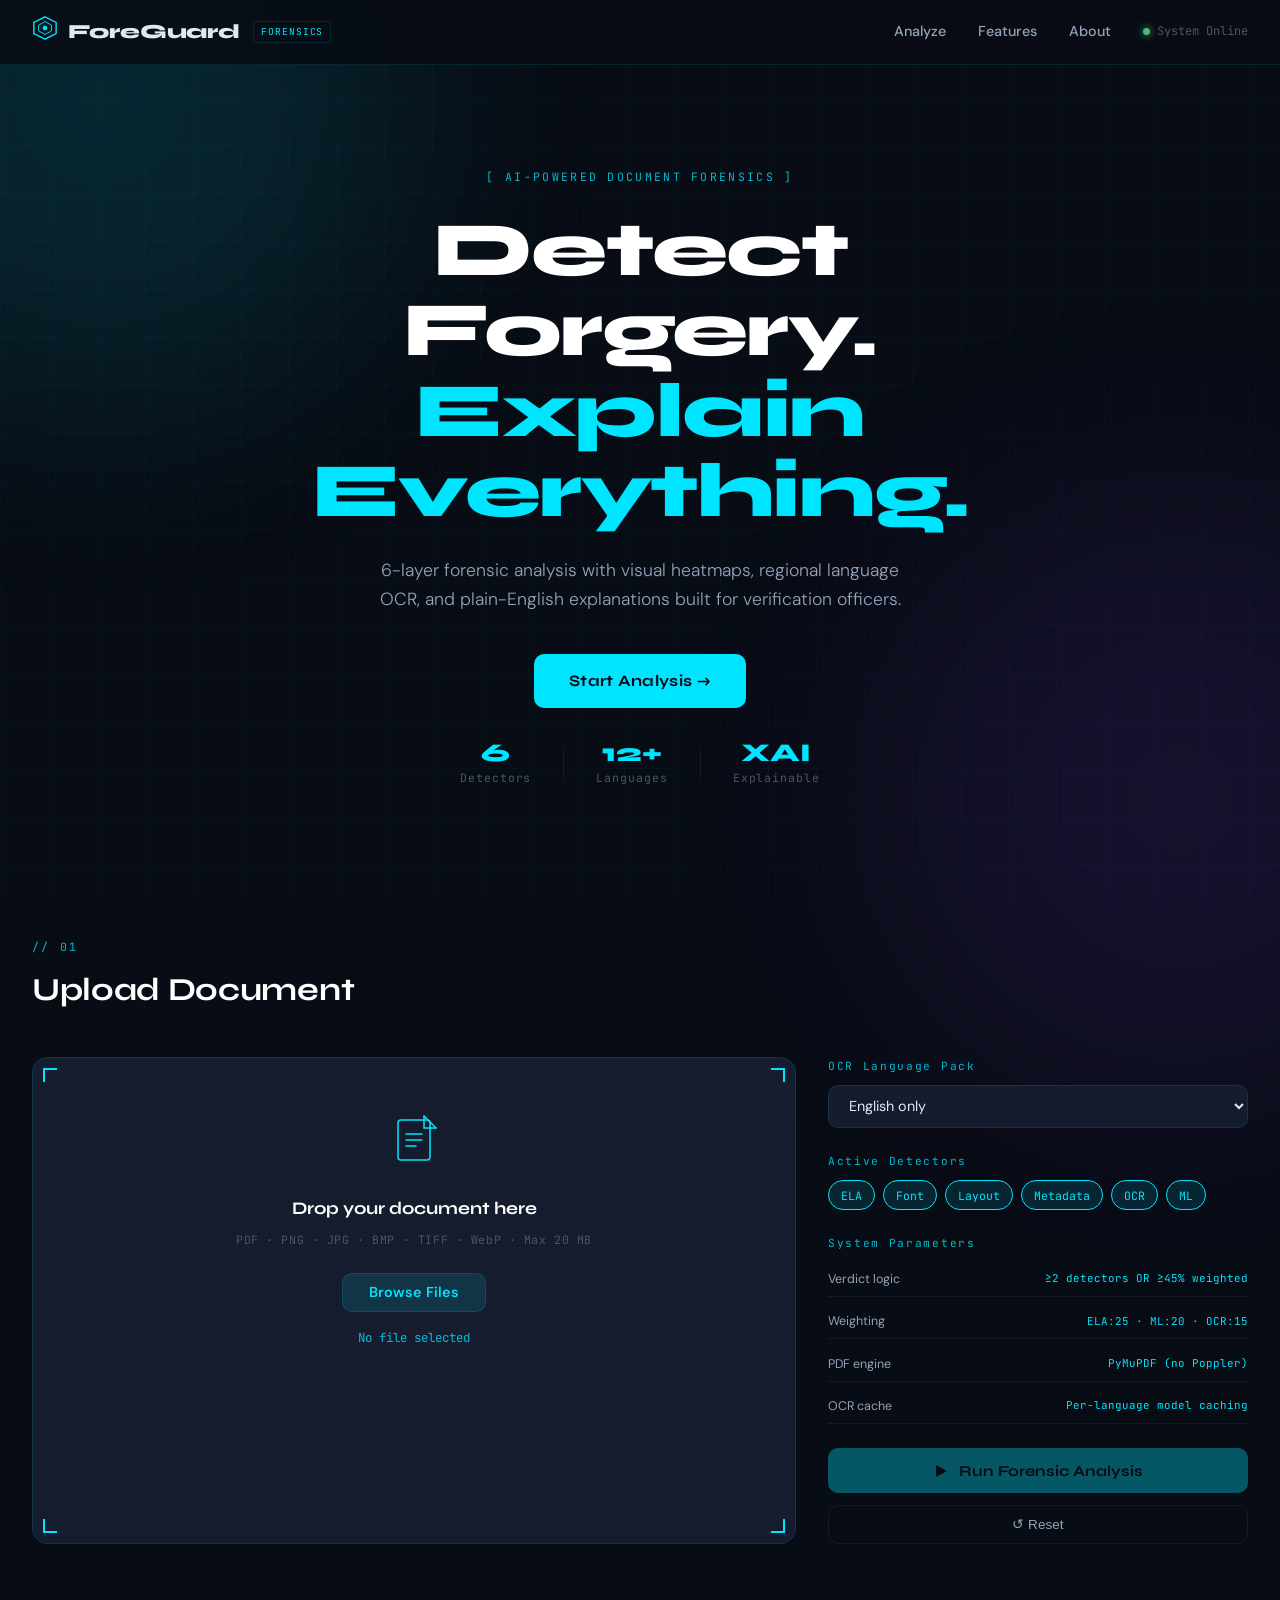
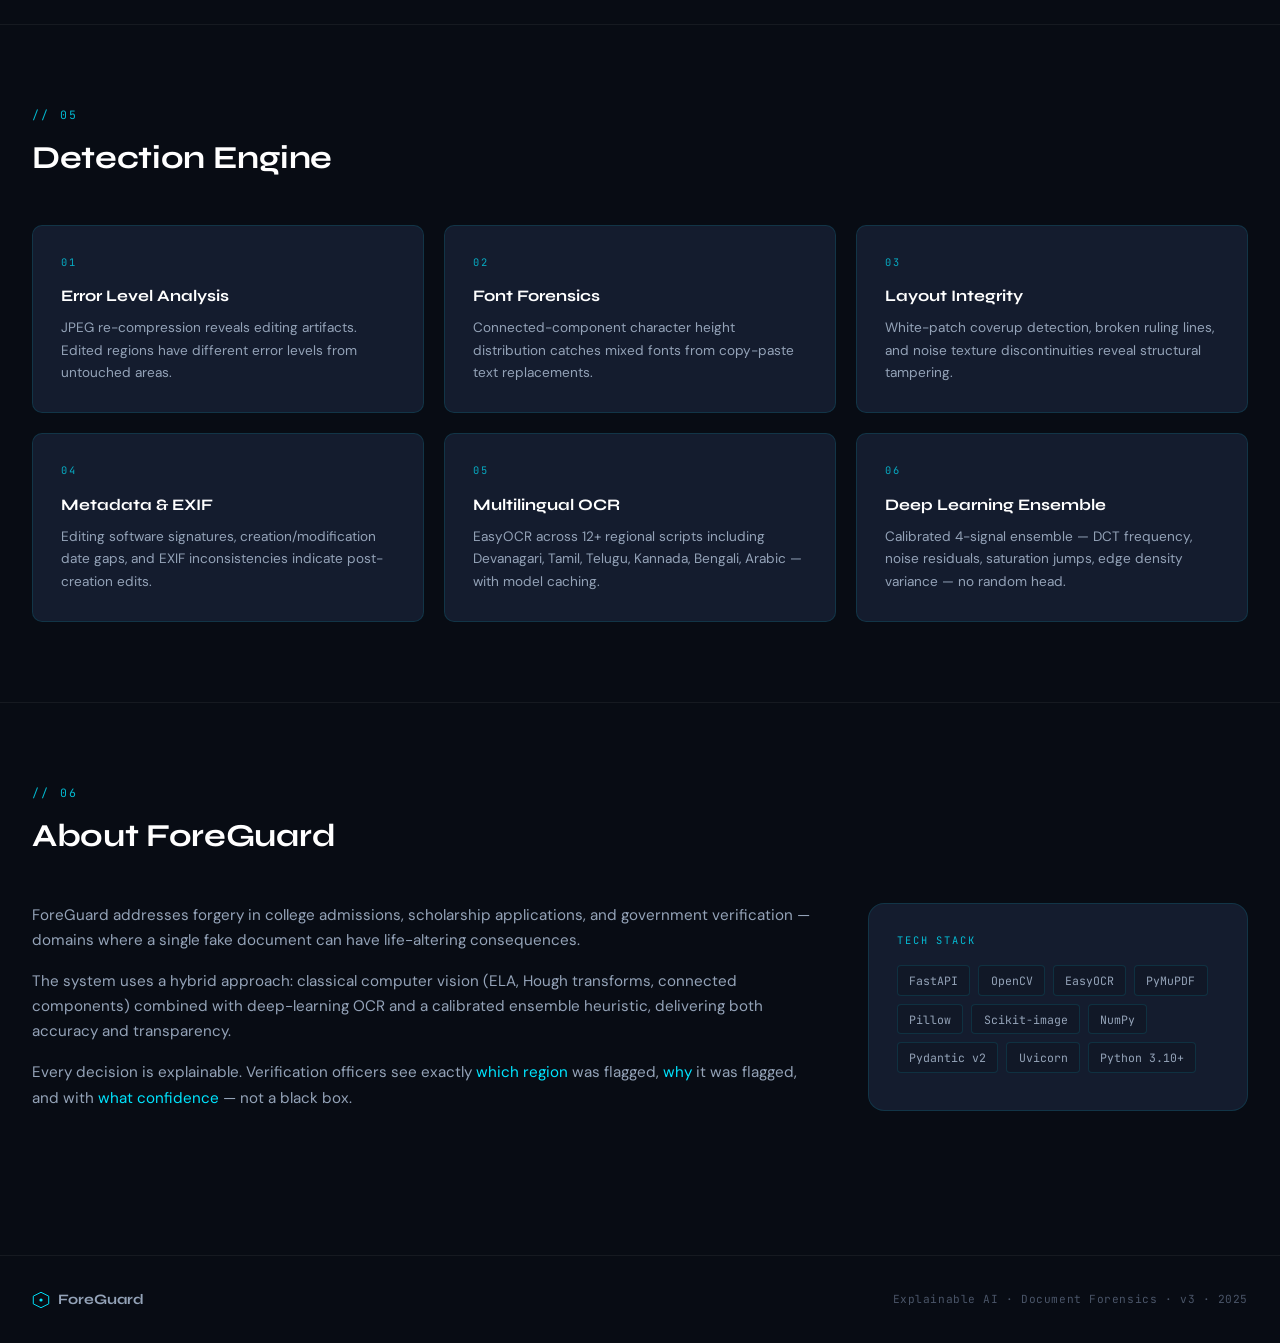
<file: frontend/index.html>
<!DOCTYPE html>
<html lang="en">
<head>
  <meta charset="UTF-8">
  <meta name="viewport" content="width=device-width, initial-scale=1.0">
  <title>ForeGuard v3 — AI Document Forensics</title>
  <link rel="preconnect" href="https://fonts.googleapis.com">
  <link href="https://fonts.googleapis.com/css2?family=Syne:wght@400;600;700;800&family=JetBrains+Mono:wght@300;400;500&family=DM+Sans:ital,wght@0,300;0,400;0,500;1,300&display=swap" rel="stylesheet">
  <link rel="stylesheet" href="css/styles.css">
</head>
<body>

<div class="bg-grid"></div>
<div class="bg-glow glow-1"></div>
<div class="bg-glow glow-2"></div>

<!-- Navbar -->
<nav class="navbar">
  <div class="nav-inner">
    <a href="#" class="logo">
      <div class="logo-mark">
        <svg width="26" height="26" viewBox="0 0 28 28" fill="none">
          <polygon points="14,2 26,8 26,20 14,26 2,20 2,8" stroke="#00e5ff" stroke-width="1.5" fill="none"/>
          <polygon points="14,7 21,11 21,17 14,21 7,17 7,11" stroke="#00e5ff" stroke-width="1" fill="rgba(0,229,255,0.07)"/>
          <circle cx="14" cy="14" r="2.5" fill="#00e5ff"/>
        </svg>
      </div>
      <span class="logo-name">ForeGuard</span>
      <span class="logo-tag">FORENSICS</span>
    </a>
    <div class="nav-links">
      <a href="#upload-section" class="nav-link">Analyze</a>
      <a href="#features" class="nav-link">Features</a>
      <a href="#about" class="nav-link">About</a>
      <div class="nav-status"><span class="status-dot"></span><span class="mono">System Online</span></div>
    </div>
  </div>
</nav>

<!-- Hero -->
<section class="hero" id="home">
  <div class="hero-inner">
    <div class="hero-eyebrow mono">[ AI-POWERED DOCUMENT FORENSICS ]</div>
    <h1 class="hero-title">
      Detect Forgery.<br>
      <span class="hero-accent">Explain Everything.</span>
    </h1>
    <p class="hero-sub">
      6-layer forensic analysis with visual heatmaps, regional language OCR,
      and plain-English explanations built for verification officers.
    </p>
    <div class="hero-cta">
      <a href="#upload-section" class="btn-hero">Start Analysis →</a>
      <div class="hero-stats">
        <div class="hstat"><span class="hstat-n">6</span><span class="hstat-l">Detectors</span></div>
        <div class="hstat-sep"></div>
        <div class="hstat"><span class="hstat-n">12+</span><span class="hstat-l">Languages</span></div>
        <div class="hstat-sep"></div>
        <div class="hstat"><span class="hstat-n">XAI</span><span class="hstat-l">Explainable</span></div>
      </div>
    </div>
  </div>
</section>

<!-- Upload -->
<section class="page-section" id="upload-section">
  <div class="section-header">
    <span class="sec-tag mono">// 01</span>
    <h2 class="sec-title">Upload Document</h2>
  </div>
  <div class="upload-grid">
    <div class="drop-zone" id="dropZone">
      <input type="file" id="fileInput" accept=".pdf,.png,.jpg,.jpeg,.bmp,.tiff,.webp" hidden>
      <div class="drop-icon-wrap">
        <svg width="52" height="52" viewBox="0 0 52 52" fill="none">
          <rect x="10" y="6" width="32" height="40" rx="3" stroke="#00e5ff" stroke-width="1.5" fill="none"/>
          <path d="M18 20h16M18 26h16M18 32h10" stroke="#00e5ff" stroke-width="1.5" stroke-linecap="round"/>
          <path d="M36 2v12h12" stroke="#00e5ff" stroke-width="1.5" stroke-linecap="round"/>
          <path d="M36 2l12 12" stroke="#00e5ff" stroke-width="1.5" stroke-linecap="round"/>
        </svg>
      </div>
      <div class="drop-title">Drop your document here</div>
      <div class="drop-formats mono">PDF · PNG · JPG · BMP · TIFF · WebP · Max 20 MB</div>
      <button class="btn-browse" id="uploadBtn">Browse Files</button>
      <div class="drop-filename" id="fileInfo">No file selected</div>
      <span class="corner-acc tl"></span>
      <span class="corner-acc tr"></span>
      <span class="corner-acc bl"></span>
      <span class="corner-acc br"></span>
    </div>

    <div class="config-panel">
      <div class="config-group">
        <label class="config-label mono">OCR Language Pack</label>
        <select id="langSelect" class="fg-select">
          <option value="en">English only</option>
          <option value="en,hi">English + Hindi (हिन्दी)</option>
          <option value="en,ta">English + Tamil (தமிழ்)</option>
          <option value="en,te">English + Telugu (తెలుగు)</option>
          <option value="en,kn">English + Kannada (ಕನ್ನಡ)</option>
          <option value="en,bn">English + Bengali (বাংলা)</option>
          <option value="en,gu">English + Gujarati (ગુજરાતી)</option>
          <option value="en,ar">English + Arabic (عربي)</option>
          <option value="en,hi,ta">English + Hindi + Tamil</option>
        </select>
      </div>

      <div class="config-group">
        <label class="config-label mono">Active Detectors</label>
        <div class="det-pills">
          <span class="dpill active">ELA</span>
          <span class="dpill active">Font</span>
          <span class="dpill active">Layout</span>
          <span class="dpill active">Metadata</span>
          <span class="dpill active">OCR</span>
          <span class="dpill active">ML</span>
        </div>
      </div>

      <div class="config-group">
        <label class="config-label mono">System Parameters</label>
        <div class="param-list">
          <div class="param-row"><span>Verdict logic</span><span class="mono cyan">≥2 detectors OR ≥45% weighted</span></div>
          <div class="param-row"><span>Weighting</span><span class="mono cyan">ELA:25 · ML:20 · OCR:15</span></div>
          <div class="param-row"><span>PDF engine</span><span class="mono cyan">PyMuPDF (no Poppler)</span></div>
          <div class="param-row"><span>OCR cache</span><span class="mono cyan">Per-language model caching</span></div>
        </div>
      </div>

      <div class="config-actions">
        <button class="btn-run" id="analyzeBtn" disabled>
          <svg width="16" height="16" viewBox="0 0 16 16" fill="currentColor"><path d="M3 2l11 6-11 6V2z"/></svg>
          Run Forensic Analysis
        </button>
        <button class="btn-rst" id="resetBtn">↺ Reset</button>
      </div>
    </div>
  </div>
</section>

<!-- Loading Overlay -->
<div id="loadingOverlay" class="loading-overlay" style="display:none">
  <div class="loading-panel">
    <div class="scan-beam"></div>
    <div class="ld-spinner">
      <svg width="80" height="80" viewBox="0 0 80 80" fill="none" class="spin-cw">
        <circle cx="40" cy="40" r="34" stroke="rgba(0,229,255,0.2)" stroke-width="1.5"/>
        <circle cx="40" cy="40" r="34" stroke="#00e5ff" stroke-width="1.5"
          stroke-dasharray="20 194" stroke-linecap="round" transform="rotate(-90 40 40)"/>
      </svg>
      <svg width="52" height="52" viewBox="0 0 52 52" fill="none" class="spin-ccw" style="position:absolute;top:14px;left:14px">
        <circle cx="26" cy="26" r="20" stroke="rgba(0,229,255,0.15)" stroke-width="1"/>
        <circle cx="26" cy="26" r="20" stroke="#00e5ff" stroke-width="1"
          stroke-dasharray="8 118" stroke-linecap="round"/>
      </svg>
      <div class="ld-dot"></div>
    </div>
    <div class="ld-msg mono" id="loadingMsg">Initializing pipeline…</div>
    <div class="ld-steps">
      <div class="ld-step" id="lstep1"><span class="step-icon">◻</span>Error Level Analysis</div>
      <div class="ld-step" id="lstep2"><span class="step-icon">◻</span>Font Consistency</div>
      <div class="ld-step" id="lstep3"><span class="step-icon">◻</span>Layout Anomaly</div>
      <div class="ld-step" id="lstep4"><span class="step-icon">◻</span>Metadata / EXIF</div>
      <div class="ld-step" id="lstep5"><span class="step-icon">◻</span>OCR Text Analysis</div>
      <div class="ld-step" id="lstep6"><span class="step-icon">◻</span>Deep Learning Model</div>
    </div>
  </div>
</div>

<!-- Results -->
<section id="resultsSection" style="display:none">

  <!-- Verdict Banner -->
  <div class="verdict-banner" id="verdictBanner">
    <div class="vb-left">
      <div class="vb-eyebrow mono">FORENSIC VERDICT</div>
      <div class="vb-main" id="verdictText">—</div>
      <div class="vb-detail" id="verdictDetail"></div>
      <div class="tampering-tags" id="tamperingTags"></div>
    </div>
    <div class="vb-center">
      <div class="conf-ring-wrap">
        <svg class="conf-svg" viewBox="0 0 120 120" width="130" height="130">
          <circle cx="60" cy="60" r="50" fill="none" stroke="rgba(255,255,255,0.07)" stroke-width="7"/>
          <circle cx="60" cy="60" r="50" fill="none" stroke="#00e5ff" stroke-width="7"
            stroke-dasharray="314" stroke-dashoffset="314"
            stroke-linecap="round" id="confCircle" transform="rotate(-90 60 60)"/>
        </svg>
        <div class="conf-inner">
          <span class="conf-n" id="confNum">0</span>
          <span class="conf-pct mono">%</span>
        </div>
      </div>
      <div class="conf-label mono">forgery confidence</div>
    </div>
    <div class="vb-right">
      <div class="risk-display" id="riskBadge">—</div>
      <div class="vb-meta mono" id="processingTime"></div>
      <div class="vb-meta mono" id="docName"></div>
    </div>
  </div>

  <!-- Visuals -->
  <div class="page-section">
    <div class="section-header">
      <span class="sec-tag mono">// 02</span>
      <h2 class="sec-title">Visual Analysis</h2>
    </div>
    <!-- Multi-page strip (hidden for single images) -->
    <div id="pageStrip" class="page-strip" style="display:none"></div>

    <div class="vis-grid">
      <div class="vis-panel">
        <div class="vis-label mono">ORIGINAL DOCUMENT</div>
        <div class="vis-frame" id="origFrame">
          <img id="originalPreview" alt="">
          <div class="vis-empty">Upload a document to see preview</div>
        </div>
      </div>
      <div class="vis-panel">
        <div class="vis-label mono">ANNOTATED — BOUNDING BOXES</div>
        <div class="vis-frame" id="annFrame">
          <img id="annotatedPreview" alt="">
          <div class="vis-empty">Awaiting analysis</div>
        </div>
        <div class="vis-legend">
          <span class="vleg"><span class="vleg-dot" style="background:#e53e3e"></span>High risk</span>
          <span class="vleg"><span class="vleg-dot" style="background:#ed8936"></span>Medium</span>
          <span class="vleg"><span class="vleg-dot" style="background:#00e5ff"></span>Low</span>
        </div>
      </div>
      <div class="vis-panel">
        <div class="vis-label mono">SUSPICION HEATMAP</div>
        <div class="vis-frame" id="hmFrame">
          <img id="heatmapPreview" alt="">
          <div class="vis-empty">Awaiting analysis</div>
        </div>
        <div class="vis-legend"><span class="vleg">Warmer = more suspicious regions</span></div>
      </div>
    </div>
  </div>

  <!-- Detectors -->
  <div class="page-section">
    <div class="section-header">
      <span class="sec-tag mono">// 03</span>
      <h2 class="sec-title">Detector Results</h2>
    </div>
    <div class="det-results-grid" id="detectorsGrid"></div>
  </div>

  <!-- Summary + Regions -->
  <div class="page-section">
    <div class="section-header">
      <span class="sec-tag mono">// 04</span>
      <h2 class="sec-title">Report & Findings</h2>
    </div>
    <div class="bottom-grid">
      <div class="summary-box">
        <div class="box-title mono">ANALYSIS SUMMARY</div>
        <div id="summaryStats" class="summary-body"></div>
        <div class="summary-actions">
          <button class="btn-report" id="viewReportBtn">📄 View Full Report</button>
          <button class="btn-report btn-report-ghost" id="downloadReportBtn">💾 Download HTML</button>
        </div>
      </div>
      <div class="regions-box">
        <div class="box-title mono">SUSPICIOUS REGIONS <span class="region-count" id="regionCount"></span></div>
        <div id="suspiciousRegionsList" class="regions-scroll"></div>
      </div>
    </div>
  </div>
</section>

<!-- Features -->
<section class="page-section features-section" id="features">
  <div class="section-header">
    <span class="sec-tag mono">// 05</span>
    <h2 class="sec-title">Detection Engine</h2>
  </div>
  <div class="feats-grid">
    <div class="feat-card">
      <div class="feat-idx mono">01</div>
      <h3>Error Level Analysis</h3>
      <p>JPEG re-compression reveals editing artifacts. Edited regions have different error levels from untouched areas.</p>
    </div>
    <div class="feat-card">
      <div class="feat-idx mono">02</div>
      <h3>Font Forensics</h3>
      <p>Connected-component character height distribution catches mixed fonts from copy-paste text replacements.</p>
    </div>
    <div class="feat-card">
      <div class="feat-idx mono">03</div>
      <h3>Layout Integrity</h3>
      <p>White-patch coverup detection, broken ruling lines, and noise texture discontinuities reveal structural tampering.</p>
    </div>
    <div class="feat-card">
      <div class="feat-idx mono">04</div>
      <h3>Metadata & EXIF</h3>
      <p>Editing software signatures, creation/modification date gaps, and EXIF inconsistencies indicate post-creation edits.</p>
    </div>
    <div class="feat-card">
      <div class="feat-idx mono">05</div>
      <h3>Multilingual OCR</h3>
      <p>EasyOCR across 12+ regional scripts including Devanagari, Tamil, Telugu, Kannada, Bengali, Arabic — with model caching.</p>
    </div>
    <div class="feat-card">
      <div class="feat-idx mono">06</div>
      <h3>Deep Learning Ensemble</h3>
      <p>Calibrated 4-signal ensemble — DCT frequency, noise residuals, saturation jumps, edge density variance — no random head.</p>
    </div>
  </div>
</section>

<!-- About -->
<section class="page-section about-section" id="about">
  <div class="section-header">
    <span class="sec-tag mono">// 06</span>
    <h2 class="sec-title">About ForeGuard</h2>
  </div>
  <div class="about-grid">
    <div class="about-body">
      <p>ForeGuard addresses forgery in college admissions, scholarship applications, and government verification — domains where a single fake document can have life-altering consequences.</p>
      <p>The system uses a hybrid approach: classical computer vision (ELA, Hough transforms, connected components) combined with deep-learning OCR and a calibrated ensemble heuristic, delivering both accuracy and transparency.</p>
      <p>Every decision is explainable. Verification officers see exactly <em>which region</em> was flagged, <em>why</em> it was flagged, and with <em>what confidence</em> — not a black box.</p>
    </div>
    <div class="stack-box">
      <div class="box-title mono">TECH STACK</div>
      <div class="stack-wrap">
        <span class="stack-tag">FastAPI</span>
        <span class="stack-tag">OpenCV</span>
        <span class="stack-tag">EasyOCR</span>
        <span class="stack-tag">PyMuPDF</span>
        <span class="stack-tag">Pillow</span>
        <span class="stack-tag">Scikit-image</span>
        <span class="stack-tag">NumPy</span>
        <span class="stack-tag">Pydantic v2</span>
        <span class="stack-tag">Uvicorn</span>
        <span class="stack-tag">Python 3.10+</span>
      </div>
    </div>
  </div>
</section>

<!-- Footer -->
<footer class="site-footer">
  <div class="footer-inner">
    <div class="footer-logo">
      <svg width="18" height="18" viewBox="0 0 28 28" fill="none">
        <polygon points="14,2 26,8 26,20 14,26 2,20 2,8" stroke="#00e5ff" stroke-width="1.5" fill="none"/>
        <circle cx="14" cy="14" r="2.5" fill="#00e5ff"/>
      </svg>
      <span>ForeGuard</span>
    </div>
    <div class="mono footer-copy">Explainable AI · Document Forensics · v3 · 2025</div>
  </div>
</footer>

<!-- Report Modal -->
<div id="reportModal" class="modal" style="display:none">
  <div class="modal-box">
    <div class="modal-hdr">
      <span class="mono" style="color:#00e5ff;font-size:.8rem">FORENSIC REPORT</span>
      <button class="modal-close" id="modalClose">✕</button>
    </div>
    <div class="modal-body" id="modalBody"></div>
  </div>
</div>

<div id="toastContainer"></div>
<script src="js/app.js"></script>
</body>
</html>
</file>
<file: frontend/css/styles.css>
/* ═══════════════════════════════════════════════════════════
   ForeGuard v2 — Forensic Dark UI
   Fonts: Syne (display) · DM Sans (body) · JetBrains Mono
═══════════════════════════════════════════════════════════ */

*, *::before, *::after { margin: 0; padding: 0; box-sizing: border-box; }

:root {
  --bg:         #080c14;
  --bg-2:       #0d1220;
  --bg-3:       #111827;
  --surface:    #141c2e;
  --surface-2:  #1a2540;
  --border:     rgba(0,229,255,0.12);
  --border-2:   rgba(255,255,255,0.06);
  --cyan:       #00e5ff;
  --cyan-dim:   rgba(0,229,255,0.12);
  --cyan-glow:  rgba(0,229,255,0.06);
  --red:        #f56565;
  --orange:     #ed8936;
  --green:      #48bb78;
  --yellow:     #ecc94b;
  --text:       #e2e8f0;
  --text-2:     #94a3b8;
  --text-3:     #4a5568;
  --shadow:     0 4px 24px rgba(0,0,0,.4);
  --shadow-lg:  0 8px 40px rgba(0,0,0,.5);
  --radius:     10px;
  --radius-lg:  16px;
}

html { scroll-behavior: smooth; }

body {
  font-family: 'DM Sans', sans-serif;
  background: var(--bg);
  color: var(--text);
  line-height: 1.65;
  min-height: 100vh;
  overflow-x: hidden;
}

.mono { font-family: 'JetBrains Mono', monospace; }
.cyan { color: var(--cyan); }

/* ── Background decorations ── */
.bg-grid {
  position: fixed; inset: 0; z-index: 0; pointer-events: none;
  background-image:
    linear-gradient(rgba(0,229,255,0.03) 1px, transparent 1px),
    linear-gradient(90deg, rgba(0,229,255,0.03) 1px, transparent 1px);
  background-size: 48px 48px;
}
.bg-glow {
  position: fixed; width: 600px; height: 600px;
  border-radius: 50%; pointer-events: none; z-index: 0;
  filter: blur(120px); opacity: .12;
}
.glow-1 { background: #00e5ff; top: -200px; left: -200px; }
.glow-2 { background: #7c3aed; bottom: -200px; right: -200px; }

nav, section, .hero, footer, .loading-overlay, .modal,
.verdict-banner, #resultsSection, #toastContainer {
  position: relative; z-index: 1;
}

/* ── Navbar ── */
.navbar {
  position: sticky; top: 0; z-index: 100;
  background: rgba(8,12,20,.88);
  backdrop-filter: blur(20px);
  border-bottom: 1px solid var(--border);
}
.nav-inner {
  max-width: 1280px; margin: 0 auto;
  padding: 0 2rem; height: 64px;
  display: flex; align-items: center; justify-content: space-between;
}
.logo { display: flex; align-items: center; gap: .6rem; text-decoration: none; }
.logo-name { font-family: 'Syne', sans-serif; font-size: 1.25rem; font-weight: 800;
  color: var(--text); letter-spacing: -.01em; }
.logo-tag { font-family: 'JetBrains Mono', monospace; font-size: .6rem;
  color: var(--cyan); border: 1px solid var(--border); padding: .1rem .4rem;
  border-radius: 3px; letter-spacing: .1em; margin-left: .25rem; }
.nav-links { display: flex; align-items: center; gap: 2rem; }
.nav-link { text-decoration: none; color: var(--text-2); font-size: .9rem;
  font-weight: 500; transition: color .2s; }
.nav-link:hover { color: var(--cyan); }
.nav-status { display: flex; align-items: center; gap: .45rem;
  font-size: .75rem; color: var(--text-3); }
.status-dot { width: 7px; height: 7px; border-radius: 50%; background: var(--green);
  box-shadow: 0 0 8px var(--green); animation: pulse-dot 2s ease-in-out infinite; }
@keyframes pulse-dot { 0%,100%{opacity:1} 50%{opacity:.4} }

/* ── Hero ── */
.hero {
  min-height: 88vh; display: flex; flex-direction: column;
  justify-content: center; padding: 6rem 2rem 4rem;
  text-align: center;
}
.hero-inner { max-width: 760px; margin: 0 auto; }
.hero-eyebrow { font-family: 'JetBrains Mono', monospace; font-size: .72rem;
  color: var(--cyan); letter-spacing: .2em; margin-bottom: 1.5rem; opacity: .8; }
.hero-title { font-family: 'Syne', sans-serif; font-size: clamp(2.8rem,6vw,5rem);
  font-weight: 800; line-height: 1.05; color: #fff; margin-bottom: 1.5rem;
  letter-spacing: -.02em; }
.hero-accent { color: var(--cyan); }
.hero-sub { font-size: 1.1rem; color: var(--text-2); max-width: 560px;
  margin: 0 auto 2.5rem; font-weight: 300; }
.hero-cta { display: flex; flex-direction: column; align-items: center; gap: 2rem; }
.btn-hero { display: inline-block; padding: .85rem 2.2rem;
  background: var(--cyan); color: var(--bg); font-family: 'Syne', sans-serif;
  font-size: 1rem; font-weight: 700; border-radius: var(--radius);
  text-decoration: none; transition: all .2s; letter-spacing: .02em; }
.btn-hero:hover { background: #fff; transform: translateY(-2px);
  box-shadow: 0 0 32px rgba(0,229,255,.4); }
.hero-stats { display: flex; align-items: center; gap: 2rem; }
.hstat { display: flex; flex-direction: column; align-items: center; }
.hstat-n { font-family: 'Syne', sans-serif; font-size: 1.6rem; font-weight: 800;
  color: var(--cyan); line-height: 1; }
.hstat-l { font-size: .72rem; color: var(--text-3); font-family: 'JetBrains Mono', monospace;
  letter-spacing: .08em; margin-top: .2rem; }
.hstat-sep { width: 1px; height: 36px; background: var(--border-2); }

/* ── Page sections ── */
.page-section {
  max-width: 1280px; margin: 0 auto;
  padding: 5rem 2rem;
}
.section-header { margin-bottom: 2.5rem; }
.sec-tag { font-size: .72rem; color: var(--cyan); letter-spacing: .2em;
  display: block; margin-bottom: .5rem; opacity: .8; }
.sec-title { font-family: 'Syne', sans-serif; font-size: 2rem; font-weight: 700;
  color: #fff; letter-spacing: -.01em; }

/* ── Upload grid ── */
.upload-grid { display: grid; grid-template-columns: 1fr 420px; gap: 2rem; }

.drop-zone {
  position: relative; border: 1px solid var(--border);
  border-radius: var(--radius-lg); padding: 3.5rem 2rem;
  text-align: center; background: var(--surface);
  transition: all .25s; cursor: pointer; overflow: hidden;
}
.drop-zone:hover, .drop-zone.drag-over {
  border-color: var(--cyan); background: var(--surface-2);
  box-shadow: 0 0 40px var(--cyan-glow);
}
.drop-zone::after {
  content: ''; position: absolute; inset: 0;
  background: repeating-linear-gradient(
    0deg, transparent, transparent 3px,
    rgba(0,229,255,0.012) 3px, rgba(0,229,255,0.012) 4px);
  pointer-events: none;
}
.drop-icon-wrap { margin-bottom: 1.25rem; }
.drop-title { font-family: 'Syne', sans-serif; font-size: 1.1rem;
  font-weight: 700; color: #fff; margin-bottom: .4rem; }
.drop-formats { font-size: .72rem; color: var(--text-3);
  letter-spacing: .05em; margin-bottom: 1.5rem; }
.btn-browse {
  display: inline-block; padding: .6rem 1.6rem;
  background: var(--cyan-dim); color: var(--cyan);
  border: 1px solid var(--border); border-radius: var(--radius);
  font-size: .9rem; font-weight: 600; cursor: pointer;
  transition: all .2s; font-family: 'DM Sans', sans-serif;
}
.btn-browse:hover { background: var(--cyan); color: var(--bg); }
.drop-filename { margin-top: 1rem; font-size: .78rem;
  font-family: 'JetBrains Mono', monospace; color: var(--cyan); opacity: .8;
  min-height: 1.2em; }

.corner-acc { position: absolute; width: 14px; height: 14px; }
.corner-acc.tl { top: 10px; left: 10px;
  border-top: 2px solid var(--cyan); border-left: 2px solid var(--cyan); }
.corner-acc.tr { top: 10px; right: 10px;
  border-top: 2px solid var(--cyan); border-right: 2px solid var(--cyan); }
.corner-acc.bl { bottom: 10px; left: 10px;
  border-bottom: 2px solid var(--cyan); border-left: 2px solid var(--cyan); }
.corner-acc.br { bottom: 10px; right: 10px;
  border-bottom: 2px solid var(--cyan); border-right: 2px solid var(--cyan); }

.config-panel { display: flex; flex-direction: column; gap: 1.5rem; }
.config-group { display: flex; flex-direction: column; gap: .6rem; }
.config-label { font-size: .7rem; color: var(--cyan); letter-spacing: .15em; opacity: .8; }
.fg-select {
  width: 100%; padding: .65rem 1rem;
  background: var(--surface); color: var(--text);
  border: 1px solid var(--border); border-radius: var(--radius);
  font-family: 'DM Sans', sans-serif; font-size: .9rem; cursor: pointer;
  transition: border-color .2s;
}
.fg-select:focus { outline: none; border-color: var(--cyan); }
.fg-select option { background: var(--bg-2); }

.det-pills { display: flex; flex-wrap: wrap; gap: .5rem; }
.dpill { padding: .3rem .75rem; border: 1px solid rgba(0,229,255,0.3);
  border-radius: 20px; font-size: .72rem; font-family: 'JetBrains Mono', monospace;
  color: var(--text-3); background: transparent;
  transition: all .2s; }
.dpill.active { color: var(--cyan); background: var(--cyan-dim);
  border-color: var(--cyan); }

.param-list { display: flex; flex-direction: column; gap: .5rem; }
.param-row { display: flex; justify-content: space-between; align-items: center;
  font-size: .78rem; padding: .4rem 0;
  border-bottom: 1px solid var(--border-2); }
.param-row span:first-child { color: var(--text-2); }
.param-row .cyan { font-size: .68rem; }

.config-actions { display: flex; flex-direction: column; gap: .75rem; margin-top: auto; }
.btn-run {
  display: flex; align-items: center; justify-content: center; gap: .6rem;
  padding: .85rem 1.5rem; background: var(--cyan); color: var(--bg);
  border: none; border-radius: var(--radius); font-family: 'Syne', sans-serif;
  font-size: .95rem; font-weight: 700; cursor: pointer; transition: all .2s;
}
.btn-run:hover:not(:disabled) { background: #fff; box-shadow: 0 0 24px rgba(0,229,255,.3); }
.btn-run:disabled { opacity: .35; cursor: not-allowed; }
.btn-rst {
  padding: .65rem; background: transparent; color: var(--text-2);
  border: 1px solid var(--border-2); border-radius: var(--radius);
  font-size: .85rem; cursor: pointer; transition: all .2s;
}
.btn-rst:hover { border-color: var(--border); color: var(--text); }

/* ── Loading ── */
.loading-overlay {
  position: fixed; inset: 0; z-index: 9999;
  background: rgba(8,12,20,.94); backdrop-filter: blur(12px);
  display: flex; align-items: center; justify-content: center;
}
.loading-panel {
  position: relative; background: var(--surface);
  border: 1px solid var(--border); border-radius: var(--radius-lg);
  padding: 3rem 3.5rem; text-align: center; overflow: hidden;
  min-width: 360px;
}
.scan-beam {
  position: absolute; top: 0; left: -100%; width: 60%; height: 100%;
  background: linear-gradient(90deg, transparent, rgba(0,229,255,.04), transparent);
  animation: scan 2s linear infinite;
}
@keyframes scan { to { left: 140%; } }
.ld-spinner { position: relative; width: 80px; height: 80px; margin: 0 auto 1.5rem; }
.spin-cw  { animation: spin-cw  2s linear infinite; }
.spin-ccw { animation: spin-ccw 1.5s linear infinite; }
@keyframes spin-cw  { to { transform: rotate(360deg);  } }
@keyframes spin-ccw { to { transform: rotate(-360deg); } }
.ld-dot {
  position: absolute; top: 50%; left: 50%;
  transform: translate(-50%,-50%);
  width: 10px; height: 10px; border-radius: 50%;
  background: var(--cyan); box-shadow: 0 0 12px var(--cyan);
}
.ld-msg { font-size: .85rem; color: var(--cyan); margin-bottom: 1.5rem;
  letter-spacing: .05em; }
.ld-steps { display: flex; flex-direction: column; gap: .6rem; text-align: left; }
.ld-step { font-family: 'JetBrains Mono', monospace; font-size: .75rem;
  color: var(--text-3); display: flex; align-items: center; gap: .6rem;
  transition: color .3s; }
.ld-step.active { color: var(--cyan); }
.ld-step.done   { color: var(--green); }
.step-icon { font-size: .8rem; }

/* ── Verdict Banner ── */
.verdict-banner {
  background: var(--surface); border-top: 3px solid var(--cyan);
  border-bottom: 1px solid var(--border);
  padding: 2.5rem max(2rem, calc(50vw - 640px));
  display: flex; align-items: center; gap: 3rem; flex-wrap: wrap;
  animation: fadeUp .5s ease;
}
.verdict-banner.forged { border-top-color: var(--red); }
.verdict-banner.forged .conf-svg circle:last-child { stroke: var(--red); }
.vb-eyebrow { font-family: 'JetBrains Mono', monospace; font-size: .65rem;
  color: var(--cyan); letter-spacing: .2em; margin-bottom: .5rem; opacity: .8; }
.verdict-banner.forged .vb-eyebrow { color: var(--red); }
.vb-main { font-family: 'Syne', sans-serif; font-size: 1.6rem; font-weight: 800;
  color: #fff; line-height: 1.1; margin-bottom: .4rem; }
.vb-detail { font-size: .9rem; color: var(--text-2); max-width: 420px; }
.tampering-tags { display: flex; flex-wrap: wrap; gap: .4rem; margin-top: .75rem; }
.tamp-tag { font-size: .65rem; font-family: 'JetBrains Mono', monospace;
  padding: .2rem .55rem; border-radius: 4px;
  background: rgba(245,101,101,.12); color: var(--red);
  border: 1px solid rgba(245,101,101,.3); }

.conf-ring-wrap { position: relative; width: 130px; height: 130px; }
.conf-svg { display: block; }
.conf-inner { position: absolute; top: 50%; left: 50%; transform: translate(-50%,-50%);
  text-align: center; }
.conf-n { font-family: 'Syne', sans-serif; font-size: 2rem; font-weight: 800; color: var(--cyan); }
.conf-pct { font-size: .7rem; color: var(--text-3); }
.conf-label { font-size: .65rem; font-family: 'JetBrains Mono', monospace;
  color: var(--text-3); letter-spacing: .08em; margin-top: .25rem; text-align: center; }
.risk-display { font-family: 'Syne', sans-serif; font-size: 1.2rem; font-weight: 800;
  padding: .35rem 1rem; border-radius: var(--radius); border: 1px solid;
  letter-spacing: .05em; text-align: center; }
.risk-CLEAR  { color: var(--green);  border-color: var(--green);  background: rgba(72,187,120,.1); }
.risk-LOW    { color: var(--yellow); border-color: var(--yellow); background: rgba(236,201,75,.1); }
.risk-MEDIUM { color: var(--orange); border-color: var(--orange); background: rgba(237,137,54,.1); }
.risk-HIGH   { color: var(--red);    border-color: var(--red);    background: rgba(245,101,101,.1); }
.vb-meta { font-size: .72rem; font-family: 'JetBrains Mono', monospace;
  color: var(--text-3); margin-top: .4rem; }

/* ── Visual panels ── */
.vis-grid { display: grid; grid-template-columns: repeat(3,1fr); gap: 1.5rem; }
.vis-panel { display: flex; flex-direction: column; gap: .75rem; }
.vis-label { font-size: .65rem; color: var(--cyan); letter-spacing: .15em; opacity: .7; }
.vis-frame {
  background: var(--surface); border: 1px solid var(--border);
  border-radius: var(--radius); overflow: hidden; min-height: 220px;
  display: flex; align-items: center; justify-content: center;
  position: relative;
}
.vis-frame img { width: 100%; height: 100%; object-fit: contain; display: none; }
.vis-frame img.loaded { display: block; }
.vis-empty { font-size: .75rem; color: var(--text-3);
  font-family: 'JetBrains Mono', monospace; padding: 2rem; text-align: center; }
.vis-legend { display: flex; gap: 1rem; flex-wrap: wrap; }
.vleg { display: flex; align-items: center; gap: .4rem;
  font-size: .72rem; color: var(--text-2); }
.vleg-dot { width: 9px; height: 9px; border-radius: 2px; }

/* ── Detector cards ── */
.det-results-grid { display: grid; grid-template-columns: repeat(auto-fill,minmax(340px,1fr)); gap: 1.25rem; }
.det-card {
  background: var(--surface); border: 1px solid var(--border);
  border-radius: var(--radius); padding: 1.25rem 1.5rem;
  transition: transform .2s, box-shadow .2s;
  position: relative; overflow: hidden;
}
.det-card:hover { transform: translateY(-2px); box-shadow: var(--shadow); }
.det-card::before {
  content: ''; position: absolute; left: 0; top: 0; bottom: 0;
  width: 3px; border-radius: 3px 0 0 3px;
}
.det-card.det-ok::before  { background: var(--green); }
.det-card.det-bad::before { background: var(--red); }
.det-card-top { display: flex; justify-content: space-between; align-items: flex-start; margin-bottom: .75rem; }
.det-card-name { font-family: 'Syne', sans-serif; font-size: .95rem; font-weight: 700;
  color: #fff; flex: 1; }
.det-chip { font-size: .68rem; font-family: 'JetBrains Mono', monospace;
  padding: .25rem .6rem; border-radius: 4px; font-weight: 600; white-space: nowrap; }
.chip-ok  { background: rgba(72,187,120,.15);  color: var(--green); border: 1px solid rgba(72,187,120,.3); }
.chip-bad { background: rgba(245,101,101,.15); color: var(--red);   border: 1px solid rgba(245,101,101,.3); }
.det-bar-wrap { margin-bottom: .75rem; }
.det-bar { height: 4px; border-radius: 2px; background: var(--bg-3); overflow: hidden; }
.det-bar-fill { height: 100%; border-radius: 2px; transition: width .6s ease; }
.det-bar-pct { font-size: .68rem; font-family: 'JetBrains Mono', monospace;
  color: var(--text-3); margin-top: .3rem; }
.det-plain { font-size: .82rem; color: var(--text-2); line-height: 1.55; margin-bottom: .75rem; }
.det-detail-toggle { font-size: .72rem; color: var(--text-3); cursor: pointer;
  font-family: 'JetBrains Mono', monospace; background: none; border: none;
  padding: 0; display: block; }
.det-detail-toggle:hover { color: var(--cyan); }
.det-detail-body { font-size: .72rem; font-family: 'JetBrains Mono', monospace;
  color: var(--text-3); background: var(--bg-3); border-radius: 6px;
  padding: .75rem; margin-top: .5rem; white-space: pre-wrap; max-height: 140px;
  overflow-y: auto; display: none; }
.det-detail-body.open { display: block; }

/* ── Bottom grid ── */
.bottom-grid { display: grid; grid-template-columns: 1fr 1fr; gap: 1.5rem; }
.summary-box, .regions-box {
  background: var(--surface); border: 1px solid var(--border);
  border-radius: var(--radius-lg); padding: 1.75rem;
}
.box-title { font-size: .65rem; font-family: 'JetBrains Mono', monospace;
  color: var(--cyan); letter-spacing: .18em; margin-bottom: 1rem; opacity: .8; }
.summary-body { font-size: .88rem; color: var(--text-2); line-height: 1.8; }
.summary-body strong { color: var(--text); }
.summary-body em { color: var(--cyan); font-style: normal;
  font-family: 'JetBrains Mono', monospace; font-size: .8rem; }
.summary-actions { display: flex; gap: .75rem; margin-top: 1.25rem; flex-wrap: wrap; }
.btn-report {
  padding: .6rem 1.2rem; background: var(--cyan); color: var(--bg);
  border: none; border-radius: var(--radius); font-size: .85rem; font-weight: 600;
  cursor: pointer; transition: all .2s; font-family: 'DM Sans', sans-serif;
}
.btn-report:hover { background: #fff; }
.btn-report-ghost { background: transparent; color: var(--cyan);
  border: 1px solid var(--border); }
.btn-report-ghost:hover { background: var(--cyan-dim); }
.region-count { color: var(--text-3); font-size: .65rem; }
.regions-scroll { max-height: 360px; overflow-y: auto; display: flex;
  flex-direction: column; gap: .5rem; padding-right: .25rem; }
.regions-scroll::-webkit-scrollbar { width: 4px; }
.regions-scroll::-webkit-scrollbar-track { background: transparent; }
.regions-scroll::-webkit-scrollbar-thumb { background: var(--border); border-radius: 2px; }
.region-item {
  border-radius: var(--radius); padding: .75rem 1rem;
  border-left: 3px solid; font-size: .8rem;
}
.reg-high   { background: rgba(245,101,101,.08); border-color: var(--red); }
.reg-medium { background: rgba(237,137,54,.08);  border-color: var(--orange); }
.reg-low    { background: rgba(0,229,255,.05);   border-color: var(--cyan); }
.reg-type { font-family: 'JetBrains Mono', monospace; font-size: .72rem;
  font-weight: 600; margin-bottom: .25rem; }
.reg-meta { display: flex; gap: 1rem; flex-wrap: wrap; color: var(--text-3);
  font-size: .7rem; font-family: 'JetBrains Mono', monospace; }
.reg-detail { color: var(--text-2); margin-top: .25rem; font-size: .75rem; }
.regions-empty { color: var(--green); font-family: 'JetBrains Mono', monospace;
  font-size: .8rem; padding: 1rem 0; }

/* ── Features ── */
.features-section { border-top: 1px solid var(--border-2); }
.feats-grid { display: grid; grid-template-columns: repeat(3,1fr); gap: 1.25rem; }
.feat-card {
  background: var(--surface); border: 1px solid var(--border);
  border-radius: var(--radius); padding: 1.75rem;
  transition: border-color .2s, transform .2s;
}
.feat-card:hover { border-color: var(--cyan); transform: translateY(-3px); }
.feat-idx { font-size: .65rem; color: var(--cyan); letter-spacing: .2em;
  margin-bottom: .75rem; opacity: .7; }
.feat-card h3 { font-family: 'Syne', sans-serif; font-size: 1rem; font-weight: 700;
  color: #fff; margin-bottom: .5rem; }
.feat-card p { font-size: .85rem; color: var(--text-2); line-height: 1.65; }

/* ── About ── */
.about-section { border-top: 1px solid var(--border-2); }
.about-grid { display: grid; grid-template-columns: 1fr 380px; gap: 3rem; }
.about-body { display: flex; flex-direction: column; gap: 1rem; }
.about-body p { color: var(--text-2); font-size: .95rem; }
.about-body em { color: var(--cyan); font-style: normal; }
.stack-box { background: var(--surface); border: 1px solid var(--border);
  border-radius: var(--radius-lg); padding: 1.75rem; }
.stack-wrap { display: flex; flex-wrap: wrap; gap: .5rem; margin-top: .5rem; }
.stack-tag { padding: .3rem .7rem; background: var(--bg-3);
  border: 1px solid var(--border); border-radius: 4px;
  font-size: .72rem; font-family: 'JetBrains Mono', monospace; color: var(--text-2); }

/* ── Footer ── */
.site-footer { border-top: 1px solid var(--border-2); padding: 2rem; margin-top: 4rem; }
.footer-inner { max-width: 1280px; margin: 0 auto;
  display: flex; justify-content: space-between; align-items: center; }
.footer-logo { display: flex; align-items: center; gap: .5rem;
  font-family: 'Syne', sans-serif; font-weight: 700; color: var(--text-2); font-size: .9rem; }
.footer-copy { font-size: .7rem; color: var(--text-3); letter-spacing: .05em; }

/* ── Modal ── */
.modal { position: fixed; inset: 0; background: rgba(0,0,0,.75);
  backdrop-filter: blur(8px); z-index: 10000;
  display: flex; align-items: flex-start; justify-content: center;
  padding: 4rem 2rem; overflow-y: auto; }
.modal-box { background: var(--surface); border: 1px solid var(--border);
  border-radius: var(--radius-lg); width: 100%; max-width: 820px;
  animation: fadeUp .25s ease; }
.modal-hdr { padding: 1.25rem 1.75rem; border-bottom: 1px solid var(--border-2);
  display: flex; justify-content: space-between; align-items: center;
  position: sticky; top: 0; background: var(--surface);
  border-radius: var(--radius-lg) var(--radius-lg) 0 0; }
.modal-close { background: none; border: none; color: var(--text-2);
  font-size: 1.2rem; cursor: pointer; transition: color .2s; padding: .25rem; }
.modal-close:hover { color: var(--red); }
.modal-body { padding: 1.75rem; max-height: 75vh; overflow-y: auto;
  font-size: .88rem; color: var(--text-2); }

/* ── Toasts ── */
#toastContainer { position: fixed; bottom: 1.5rem; right: 1.5rem; z-index: 99999;
  display: flex; flex-direction: column; gap: .5rem; }
.toast { padding: .85rem 1.25rem; border-radius: var(--radius);
  font-size: .85rem; color: #fff; animation: fadeUp .3s ease;
  max-width: 360px; display: flex; align-items: center; gap: .5rem; }
.toast-error { background: #7f1d1d; border: 1px solid var(--red); }
.toast-info  { background: #0c4a6e; border: 1px solid #0ea5e9; }
.toast-success { background: #14532d; border: 1px solid var(--green); }

/* ── Animations ── */
@keyframes fadeUp {
  from { opacity: 0; transform: translateY(16px); }
  to   { opacity: 1; transform: translateY(0); }
}
#resultsSection > * { animation: fadeUp .4s ease both; }

/* ── Scrollbar global ── */
::-webkit-scrollbar { width: 5px; height: 5px; }
::-webkit-scrollbar-track { background: transparent; }
::-webkit-scrollbar-thumb { background: var(--surface-2); border-radius: 3px; }

/* ── Responsive ── */
@media (max-width: 1024px) {
  .upload-grid { grid-template-columns: 1fr; }
  .vis-grid    { grid-template-columns: 1fr 1fr; }
  .feats-grid  { grid-template-columns: 1fr 1fr; }
  .about-grid  { grid-template-columns: 1fr; }
  .bottom-grid { grid-template-columns: 1fr; }
}
@media (max-width: 640px) {
  .vis-grid   { grid-template-columns: 1fr; }
  .feats-grid { grid-template-columns: 1fr; }
  .nav-links  { gap: 1rem; }
  .logo-tag   { display: none; }
  .hero-title { font-size: 2.2rem; }
  .hero-stats { flex-direction: column; gap: .75rem; }
  .verdict-banner { flex-direction: column; }
}

/* ── Multi-page strip ────────────────────────────────────────────────────── */
.page-strip {
  margin-bottom: 2rem;
  background: var(--surface);
  border: 1px solid var(--border);
  border-radius: var(--radius-lg);
  padding: 1.25rem 1.5rem;
}
.page-strip-title {
  font-size: .65rem; color: var(--cyan); letter-spacing: .18em;
  margin-bottom: 1rem; opacity: .8;
}
.page-strip-row {
  display: flex; gap: .75rem; flex-wrap: wrap;
}
.page-card {
  width: 110px; border-radius: var(--radius);
  border: 1px solid var(--border); background: var(--bg-3);
  padding: .5rem; cursor: pointer; transition: all .2s;
  display: flex; flex-direction: column; align-items: center; gap: .3rem;
}
.page-card:hover   { border-color: var(--cyan); transform: translateY(-2px); }
.page-card-active  { border-color: var(--cyan) !important; box-shadow: 0 0 12px var(--cyan-glow); }
.page-card-bad     { border-color: rgba(245,101,101,.35); }
.page-card-ok      { border-color: rgba(72,187,120,.25); }
.page-card-thumb   { width: 90px; height: 64px; overflow: hidden;
                      border-radius: 4px; background: var(--bg-2);
                      display: flex; align-items: center; justify-content: center; }
.page-card-thumb img { width: 100%; height: 100%; object-fit: cover; }
.page-thumb-empty  { font-size: 1.5rem; color: var(--text-3); }
.page-card-label   { font-size: .65rem; color: var(--text-3); letter-spacing: .08em; }
.page-card-conf    { font-family: 'Syne', sans-serif; font-size: .85rem; font-weight: 700; }
.conf-bad { color: var(--red); }
.conf-ok  { color: var(--green); }
.page-card-status  { font-size: .65rem; color: var(--text-3); text-align: center; }
</file>
